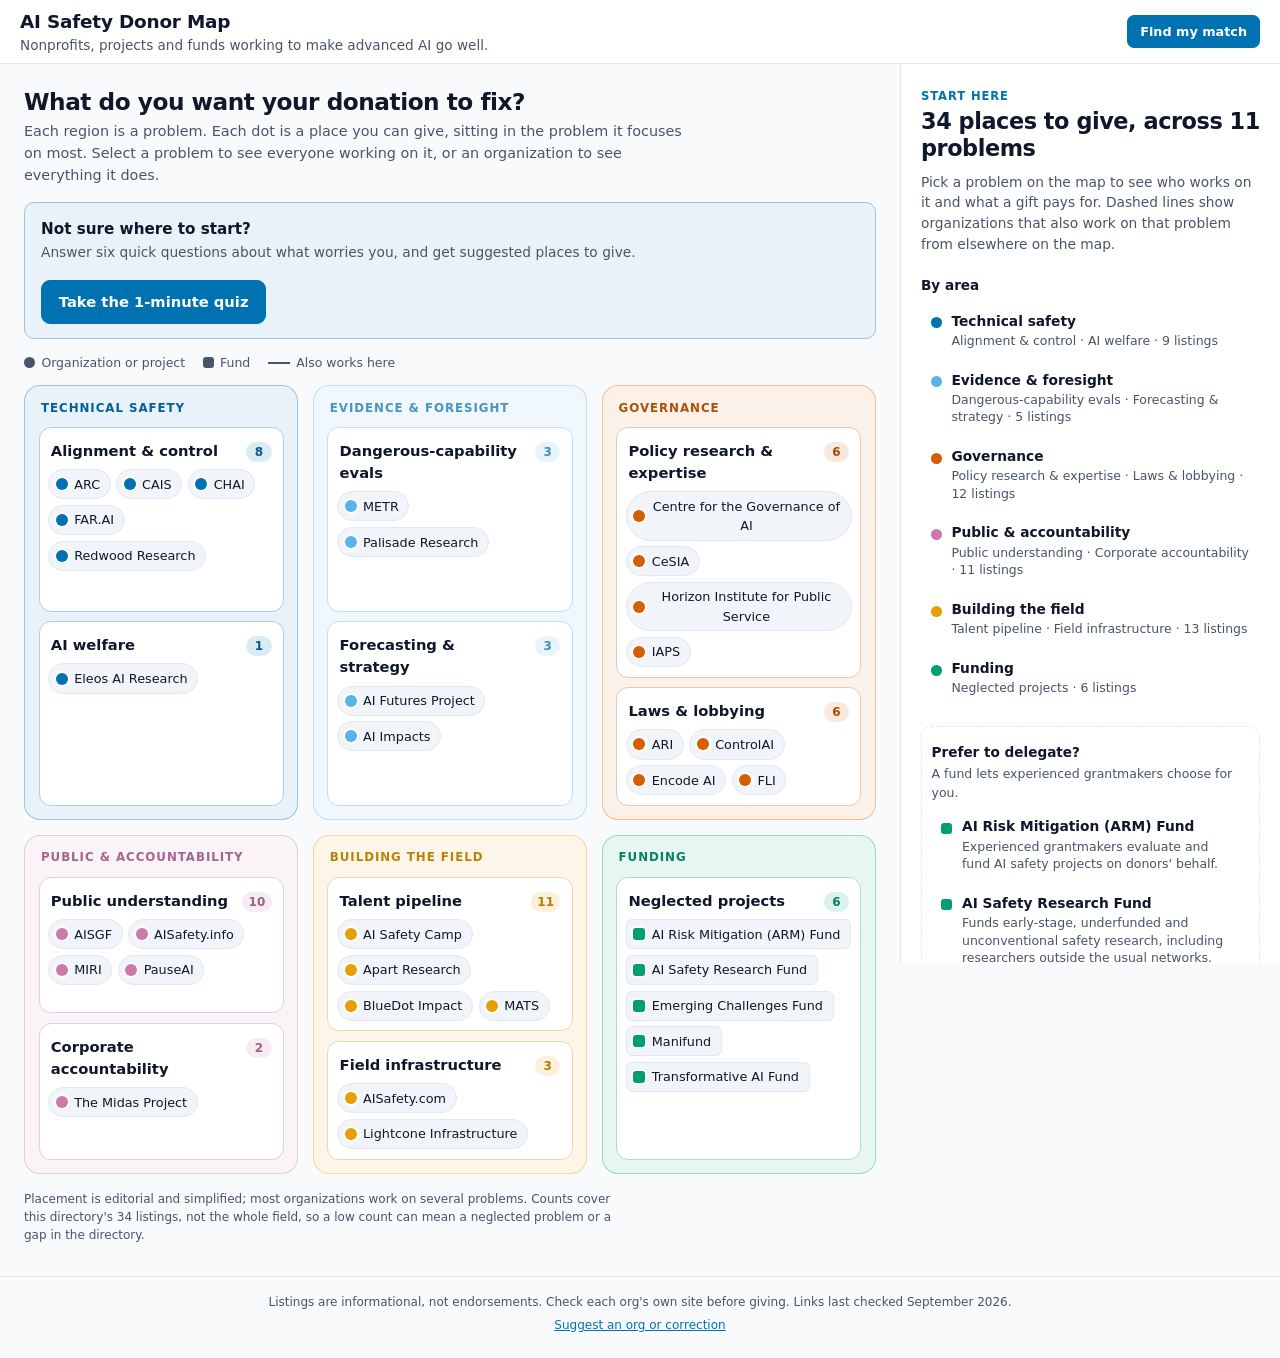
<file: index.html>
<!DOCTYPE html>
<html lang="en">
<head>
  <meta charset="UTF-8" />
  <meta name="viewport" content="width=device-width, initial-scale=1.0" />
  <title>AI Safety Donor Map</title>
  <meta name="description" content="A visual map of AI safety nonprofits, projects and funds by the problem they work on, with a short quiz that suggests where to give." />
  <meta property="og:title" content="AI Safety Donor Map" />
  <meta property="og:description" content="Start with what you want your donation to fix, then see who is working on it." />
  <meta name="theme-color" content="#0f172a" />
  <link rel="icon" href="data:image/svg+xml,<svg xmlns='http://www.w3.org/2000/svg' viewBox='0 0 32 32'><circle cx='16' cy='16' r='14' fill='%230072B2'/><circle cx='16' cy='16' r='6' fill='%23E69F00'/></svg>" />
  <link rel="stylesheet" href="style.css" />
</head>
<body>
  <header class="topbar">
    <div class="brand">
      <h1>AI Safety Donor Map</h1>
      <p class="tagline">Nonprofits, projects and funds working to make advanced AI go well.</p>
    </div>
    <button type="button" class="btn primary quiz-open">Find my match</button>
  </header>

  <div class="ls-layout">
    <main class="ls-main">
      <div class="ls-intro">
        <h2>What do you want your donation to fix?</h2>
        <p>Each region is a problem. Each dot is a place you can give, sitting in the problem it focuses on most. Select a problem to see everyone working on it, or an organization to see everything it does.</p>
      </div>
      <div class="quiz-cta">
        <div><strong>Not sure where to start?</strong><span>Answer six quick questions about what worries you, and get suggested places to give.</span></div>
        <button type="button" class="btn primary big quiz-open">Take the 1-minute quiz</button>
      </div>
      <div class="ls-legend" aria-hidden="true">
        <span><i class="ls-key org"></i>Organization or project</span>
        <span><i class="ls-key fund"></i>Fund</span>
        <span><i class="ls-key line"></i>Also works here</span>
      </div>
      <div id="landscape" class="ls-map">
        <svg id="links" class="ls-links" aria-hidden="true"></svg>
      </div>
      <p class="ls-note">Placement is editorial and simplified; most organizations work on several problems. Counts cover this directory's <span id="total"></span> listings, not the whole field, so a low count can mean a neglected problem or a gap in the directory.</p>
    </main>

    <aside id="detail" class="ls-detail" tabindex="-1" aria-live="polite" aria-label="Details"></aside>
  </div>

  <footer class="pb-foot">
    <p>Listings are informational, not endorsements. Check each org's own site before giving. Links last checked <span id="verified"></span>.</p>
    <p><a href="https://github.com/jaebooker/ai_donor_map/issues/new?title=Suggest%20an%20org" target="_blank" rel="noopener">Suggest an org or correction</a></p>
  </footer>

  <dialog id="quiz" class="quiz" aria-labelledby="quiz-title">
    <form method="dialog" id="quiz-form">
      <div class="quiz-top">
        <span id="quiz-step" class="eyebrow"></span>
        <button type="button" class="quiz-close" data-close aria-label="Close quiz">&times;</button>
      </div>
      <div class="quiz-progress" aria-hidden="true"><i id="quiz-bar"></i></div>
      <fieldset>
        <legend id="quiz-title"></legend>
        <p id="quiz-hint" class="quiz-hint"></p>
        <div id="quiz-options" class="quiz-options"></div>
      </fieldset>
      <div class="quiz-nav">
        <button type="button" class="btn" id="quiz-back">Back</button>
        <button type="submit" class="btn primary" id="quiz-next" value="next">Next</button>
      </div>
    </form>
  </dialog>

  <script src="app.js"></script>
</body>
</html>
</file>
<file: style.css>
:root {
  --bg: #f8fafc;
  --surface: #ffffff;
  --surface-2: #f1f5f9;
  --border: #e2e8f0;
  --text: #0f172a;
  --muted: #475569;
  --accent: #0072b2;
  --accent-text: #ffffff;
  --shadow: 0 1px 3px rgba(15, 23, 42, 0.08), 0 4px 12px rgba(15, 23, 42, 0.06);
  --radius: 10px;
  --topbar-h: 64px;
}
@media (prefers-color-scheme: dark) {
  :root {
    --bg: #0b1120;
    --surface: #111827;
    --surface-2: #1e293b;
    --border: #273449;
    --text: #e2e8f0;
    --muted: #94a3b8;
    --accent: #56b4e9;
    --accent-text: #0b1120;
    --shadow: 0 1px 3px rgba(0, 0, 0, 0.4);
  }
}

* { margin: 0; padding: 0; box-sizing: border-box; }
html { min-height: 100%; }
body {
  font-family: system-ui, -apple-system, "Segoe UI", Roboto, "Helvetica Neue", sans-serif;
  line-height: 1.5;
  background: var(--bg);
  color: var(--text);
  min-height: 100vh;
  display: flex;
  flex-direction: column;
}
a { color: var(--accent); }
.sr-only { position: absolute; width: 1px; height: 1px; overflow: hidden; clip: rect(0 0 0 0); }

.topbar {
  height: var(--topbar-h);
  display: flex;
  align-items: center;
  justify-content: space-between;
  gap: 1rem;
  padding: 0 1.25rem;
  background: var(--surface);
  border-bottom: 1px solid var(--border);
  flex-shrink: 0;
}
.topbar h1 { font-size: 1.15rem; letter-spacing: -0.01em; }
.tagline { font-size: 0.85rem; color: var(--muted); }

.check { font-size: 0.85rem; color: var(--muted); display: flex; gap: 0.35rem; align-items: center; }
.btn {
  font: inherit;
  font-size: 0.8rem;
  font-weight: 600;
  text-decoration: none;
  padding: 0.4rem 0.75rem;
  border-radius: 7px;
  border: 1px solid var(--border);
  color: var(--text);
  background: var(--surface);
  cursor: pointer;
}
.btn.primary { background: var(--accent); color: var(--accent-text); border-color: var(--accent); }
.btn.big { font-size: 0.92rem; padding: 0.6rem 1.05rem; border-radius: 9px; }
.btn:disabled { opacity: 0.45; cursor: not-allowed; }
.btn:focus-visible { outline: 2px solid var(--accent); outline-offset: 2px; }
.badge { font-size: 0.7rem; padding: 0.05rem 0.4rem; border-radius: 4px; background: var(--surface-2); border: 1px solid var(--border); }
.extra { font-size: 0.78rem; margin-top: 0.45rem; }

/* Problem landscape */
.eyebrow { font-size: 0.72rem; font-weight: 700; letter-spacing: 0.08em; text-transform: uppercase; color: var(--accent); }
.btn.subtle { border-color: transparent; color: var(--muted); padding-left: 0.3rem; padding-right: 0.3rem; }
.btn.subtle:hover { color: var(--text); }
.pb-group-n { font-size: 0.72rem; font-weight: 600; color: var(--muted); background: var(--surface-2); border: 1px solid var(--border); border-radius: 999px; padding: 0 0.45rem; }
.pb-foot { font-size: 0.75rem; color: var(--muted); padding: 1rem 1.25rem 1.5rem; border-top: 1px solid var(--border); text-align: center; }
.pb-foot p { max-width: 760px; margin: 0 auto; }
.pb-foot p + p { margin-top: 0.3rem; }

.ls-layout { flex: 1; display: grid; grid-template-columns: minmax(0, 1fr) 380px; align-items: start; }
.ls-main { padding: 1.5rem 1.5rem 2rem; min-width: 0; }
.ls-intro h2 { font-size: 1.45rem; line-height: 1.2; letter-spacing: -0.02em; }
.ls-intro p { font-size: 0.9rem; color: var(--muted); margin-top: 0.35rem; max-width: 72ch; }
.ls-legend { display: flex; flex-wrap: wrap; gap: 0.4rem 1.1rem; font-size: 0.78rem; color: var(--muted); margin: 0.9rem 0 0.8rem; }
.ls-legend span { display: inline-flex; align-items: center; gap: 0.4rem; }
.ls-key { display: inline-block; width: 11px; height: 11px; background: var(--muted); }
.ls-key.org { border-radius: 50%; }
.ls-key.fund { border-radius: 3px; }
.ls-key.line { width: 22px; height: 0; border-top: 2px solid var(--muted); border-radius: 0; background: none; }

.ls-map { position: relative; display: grid; grid-template-columns: repeat(3, minmax(0, 1fr)); gap: 0.9rem; }
.ls-links { position: absolute; inset: 0; pointer-events: none; z-index: 3; overflow: visible; }
.ls-links path { fill: none; stroke-width: 2; opacity: 0.75; stroke-dasharray: 5 4; }
.ls-zone {
  display: flex; flex-direction: column; gap: 0.6rem;
  padding: 0.85rem; border-radius: 16px;
  background: color-mix(in srgb, var(--z) 9%, var(--surface));
  border: 1.5px solid color-mix(in srgb, var(--z) 35%, transparent);
}
.ls-zone-title { font-size: 0.74rem; font-weight: 800; letter-spacing: 0.08em; text-transform: uppercase; color: color-mix(in srgb, var(--z) 80%, var(--text)); padding: 0 0.15rem; }
.ls-region { flex: 1; border-radius: 12px; background: var(--surface); border: 1px solid color-mix(in srgb, var(--z) 22%, var(--border)); padding: 0.25rem 0.55rem 0.6rem; transition: box-shadow .15s, border-color .15s, opacity .15s; }
.ls-region-head { width: 100%; display: flex; justify-content: space-between; align-items: baseline; gap: 0.5rem; padding: 0.5rem 0.15rem 0.45rem; border: 0; background: none; font: inherit; color: var(--text); cursor: pointer; text-align: left; }
.ls-region-name { font-size: 0.92rem; font-weight: 700; }
.ls-region-head:hover .ls-region-name { color: color-mix(in srgb, var(--z) 75%, var(--text)); }
.ls-region-head:focus-visible { outline: 2px solid var(--z); outline-offset: 2px; border-radius: 6px; }
.ls-region-count { font-size: 0.75rem; font-weight: 700; min-width: 1.6rem; text-align: center; padding: 0.05rem 0.4rem; border-radius: 999px; background: color-mix(in srgb, var(--z) 14%, transparent); color: color-mix(in srgb, var(--z) 75%, var(--text)); font-variant-numeric: tabular-nums; }
.ls-nodes { list-style: none; display: flex; flex-wrap: wrap; gap: 0.35rem; }
.ls-node { display: inline-flex; align-items: center; gap: 0.4rem; font: inherit; font-size: 0.8rem; color: var(--text); padding: 0.28rem 0.6rem 0.28rem 0.4rem; border-radius: 999px; border: 1px solid var(--border); background: var(--surface-2); cursor: pointer; transition: opacity .15s, transform .15s, border-color .15s; }
.ls-node.fund { border-radius: 6px; }
.ls-node i { width: 12px; height: 12px; border-radius: 50%; flex-shrink: 0; box-shadow: 0 0 0 2px var(--surface); }
.ls-node.fund i { border-radius: 3px; }
.ls-node:hover { border-color: var(--z); transform: translateY(-1px); }
.ls-node:focus-visible { outline: 2px solid var(--z); outline-offset: 2px; }
.ls-empty { font-size: 0.78rem; color: var(--muted); font-style: italic; }

.ls-map.has-sel .ls-region:not(.on) { opacity: 0.75; }
.ls-map.has-sel .ls-node:not(.on) { opacity: 0.5; }
.ls-map .ls-region.on { opacity: 1; border-color: var(--z); box-shadow: 0 0 0 2px color-mix(in srgb, var(--z) 45%, transparent); }
.ls-map .ls-node.on { opacity: 1; border-color: color-mix(in srgb, var(--z) 60%, var(--border)); }
.ls-map .ls-region:not(.on) .ls-node.on { opacity: 1; background: var(--surface); }
.ls-node[aria-pressed="true"] { background: var(--text); color: var(--surface); border-color: var(--text); }
.ls-note { font-size: 0.75rem; color: var(--muted); margin-top: 1rem; max-width: 80ch; }


.ls-detail { position: sticky; top: 0; max-height: 100vh; overflow-y: auto; padding: 1.5rem 1.25rem 2rem; border-left: 1px solid var(--border); background: var(--surface); align-self: stretch; outline: none; }
.ls-detail h2 { font-size: 1.4rem; line-height: 1.2; letter-spacing: -0.02em; margin-top: 0.2rem; }
.ls-detail h3 { font-size: 0.85rem; margin: 1.3rem 0 0.5rem; display: flex; align-items: center; gap: 0.4rem; }
.ls-problem { font-size: 1rem; margin-top: 0.5rem; }
.ls-buys, .ls-desc { font-size: 0.86rem; color: var(--muted); margin-top: 0.6rem; }
.ls-buys strong { color: var(--text); }
.ls-rows { list-style: none; display: grid; gap: 0.25rem; }
.ls-row { text-decoration: none; width: 100%; display: flex; gap: 0.6rem; align-items: flex-start; text-align: left; font: inherit; color: var(--text); padding: 0.5rem 0.55rem; border-radius: 8px; border: 1px solid transparent; background: none; cursor: pointer; }
.ls-row:hover, .ls-row:focus-visible { background: var(--surface-2); border-color: var(--border); outline: none; }
.ls-row i { width: 11px; height: 11px; border-radius: 50%; margin-top: 0.3rem; flex-shrink: 0; }
.ls-row i.fund { border-radius: 3px; }
.ls-row strong { display: block; font-size: 0.86rem; line-height: 1.3; }
.ls-row small { display: block; font-size: 0.78rem; color: var(--muted); line-height: 1.4; margin-top: 0.1rem; }
.ls-funds { margin-top: 1.3rem; padding: 0.2rem 0.6rem 0.6rem; border: 1px dashed var(--border); border-radius: var(--radius); }
.ls-funds h3 { margin-top: 0.7rem; }
.ls-funds > p { font-size: 0.78rem; color: var(--muted); margin: -0.3rem 0 0.4rem; }
.ls-chips { display: flex; flex-wrap: wrap; gap: 0.35rem; }
.ls-chip { font-size: 0.78rem; font-weight: 600; text-decoration: none; padding: 0.2rem 0.6rem; border-radius: 999px; color: color-mix(in srgb, var(--z) 80%, var(--text)); background: color-mix(in srgb, var(--z) 12%, transparent); border: 1px solid color-mix(in srgb, var(--z) 35%, transparent); }
.ls-chip:hover { background: color-mix(in srgb, var(--z) 22%, transparent); }
.ls-detail .actions { display: flex; flex-wrap: wrap; gap: 0.5rem; align-items: center; margin-top: 1.1rem; }
.ls-back { font-size: 0.82rem; margin-top: 1.2rem; }
.ls-back a { text-decoration: none; }

@media (max-width: 1250px) { .ls-map { grid-template-columns: repeat(2, minmax(0, 1fr)); } }
@media (max-width: 980px) {
  .ls-layout { grid-template-columns: 1fr; }
  .ls-detail { position: static; max-height: none; border-left: 0; border-top: 1px solid var(--border); scroll-margin-top: 0.5rem; }
}
@media (max-width: 640px) {
  .ls-main { padding: 1.1rem 1rem 1.5rem; }
  .ls-map { grid-template-columns: 1fr; }
  .ls-links { display: none; }
  .ls-intro h2 { font-size: 1.25rem; }
  .ls-detail { padding: 1.25rem 1rem 1.75rem; }
}
@media (max-width: 760px) {
  :root { --topbar-h: 56px; }
  .tagline { display: none; }
  .topbar { padding: 0 1rem; }
  .topbar h1 { font-size: 1rem; }
}
@media (prefers-reduced-motion: reduce) { .ls-node, .ls-region { transition: none; } }

/* Quiz */
.topbar .quiz-open { flex-shrink: 0; }
.quiz-cta { display: flex; align-items: center; justify-content: space-between; gap: 1rem; flex-wrap: wrap; margin-top: 1rem; padding: 0.9rem 1rem; border-radius: var(--radius); background: color-mix(in srgb, var(--accent) 9%, var(--surface)); border: 1px solid color-mix(in srgb, var(--accent) 30%, var(--border)); }
.quiz-cta strong { display: block; font-size: 0.95rem; }
.quiz-cta span { font-size: 0.86rem; color: var(--muted); }
.quiz { width: min(560px, calc(100% - 32px)); max-height: min(720px, calc(100dvh - 32px)); margin: auto; padding: 0; border: 1px solid var(--border); border-radius: 14px; background: var(--surface); color: var(--text); box-shadow: 0 24px 60px rgba(0,0,0,0.25); }
.quiz::backdrop { background: rgba(15, 23, 42, 0.55); backdrop-filter: blur(3px); }
.quiz form { padding: 1.25rem 1.4rem 1.3rem; display: flex; flex-direction: column; gap: 0.8rem; }
.quiz-top { display: flex; justify-content: space-between; align-items: center; }
.quiz-close { font-size: 1.5rem; line-height: 1; border: 0; background: none; color: var(--muted); cursor: pointer; padding: 0.1rem 0.4rem; border-radius: 6px; }
.quiz-close:hover { color: var(--text); background: var(--surface-2); }
.quiz-progress { height: 4px; border-radius: 2px; background: var(--surface-2); overflow: hidden; }
.quiz-progress i { display: block; height: 100%; background: var(--accent); transition: width .2s ease; }
.quiz fieldset { border: 0; min-width: 0; }
.quiz legend { font-size: 1.25rem; font-weight: 700; line-height: 1.25; letter-spacing: -0.015em; padding: 0; }
.quiz-hint { font-size: 0.85rem; color: var(--muted); margin-top: 0.25rem; min-height: 0.5rem; }
.quiz-options { display: grid; gap: 0.45rem; margin-top: 0.8rem; }
.quiz-opt { display: flex; gap: 0.7rem; align-items: flex-start; padding: 0.7rem 0.8rem; border-radius: 9px; border: 1px solid var(--border); cursor: pointer; font-size: 0.92rem; line-height: 1.4; }
.quiz-opt:hover { background: var(--surface-2); }
.quiz-opt input { margin-top: 0.2rem; accent-color: var(--accent); width: 16px; height: 16px; flex-shrink: 0; }
.quiz-opt:has(input:checked) { border-color: var(--accent); background: color-mix(in srgb, var(--accent) 10%, var(--surface)); }
.quiz-opt:has(input:disabled) { opacity: 0.5; cursor: not-allowed; }
.quiz-opt:has(:focus-visible) { outline: 2px solid var(--accent); outline-offset: 2px; }
.quiz-nav { display: flex; justify-content: space-between; gap: 0.75rem; padding-top: 0.4rem; }
.quiz-nav .btn { font-size: 0.9rem; padding: 0.55rem 1rem; }

/* Quiz results */
.qr-top { margin-top: 0.8rem; }
.qr-picks { list-style: none; display: grid; gap: 0.6rem; }
.qr-pick { display: flex; gap: 0.7rem; padding: 0.75rem; border: 1px solid var(--border); border-radius: var(--radius); background: var(--bg); }
.qr-rank { flex-shrink: 0; width: 1.6rem; height: 1.6rem; border-radius: 50%; display: grid; place-items: center; font-size: 0.8rem; font-weight: 700; background: var(--accent); color: var(--accent-text); }
.qr-pick > div { min-width: 0; }
.qr-name { font: inherit; font-weight: 700; font-size: 0.92rem; text-align: left; color: var(--text); background: none; border: 0; padding: 0; cursor: pointer; line-height: 1.3; }
.qr-name:hover { color: var(--accent); }
.qr-pick p { font-size: 0.82rem; color: var(--muted); margin-top: 0.2rem; }
.qr-pick .qr-why { color: var(--text); font-size: 0.78rem; }
.qr-meta { display: flex; flex-wrap: wrap; gap: 0.3rem; margin-top: 0.35rem; }
.qr-meta:empty { display: none; }
.qr-pick .actions { margin-top: 0.55rem; }
.qr-lead { border-style: solid; border-color: color-mix(in srgb, var(--accent) 40%, var(--border)); }
.qr-caveat { font-size: 0.76rem; color: var(--muted); margin-top: 1rem; }
@media (max-width: 760px) { .topbar .quiz-open { font-size: 0.78rem; padding: 0.35rem 0.6rem; } }
.qr-worries { font-size: 0.86rem; margin: 0.3rem 0 0 1.1rem; display: grid; gap: 0.15rem; }
</file>
